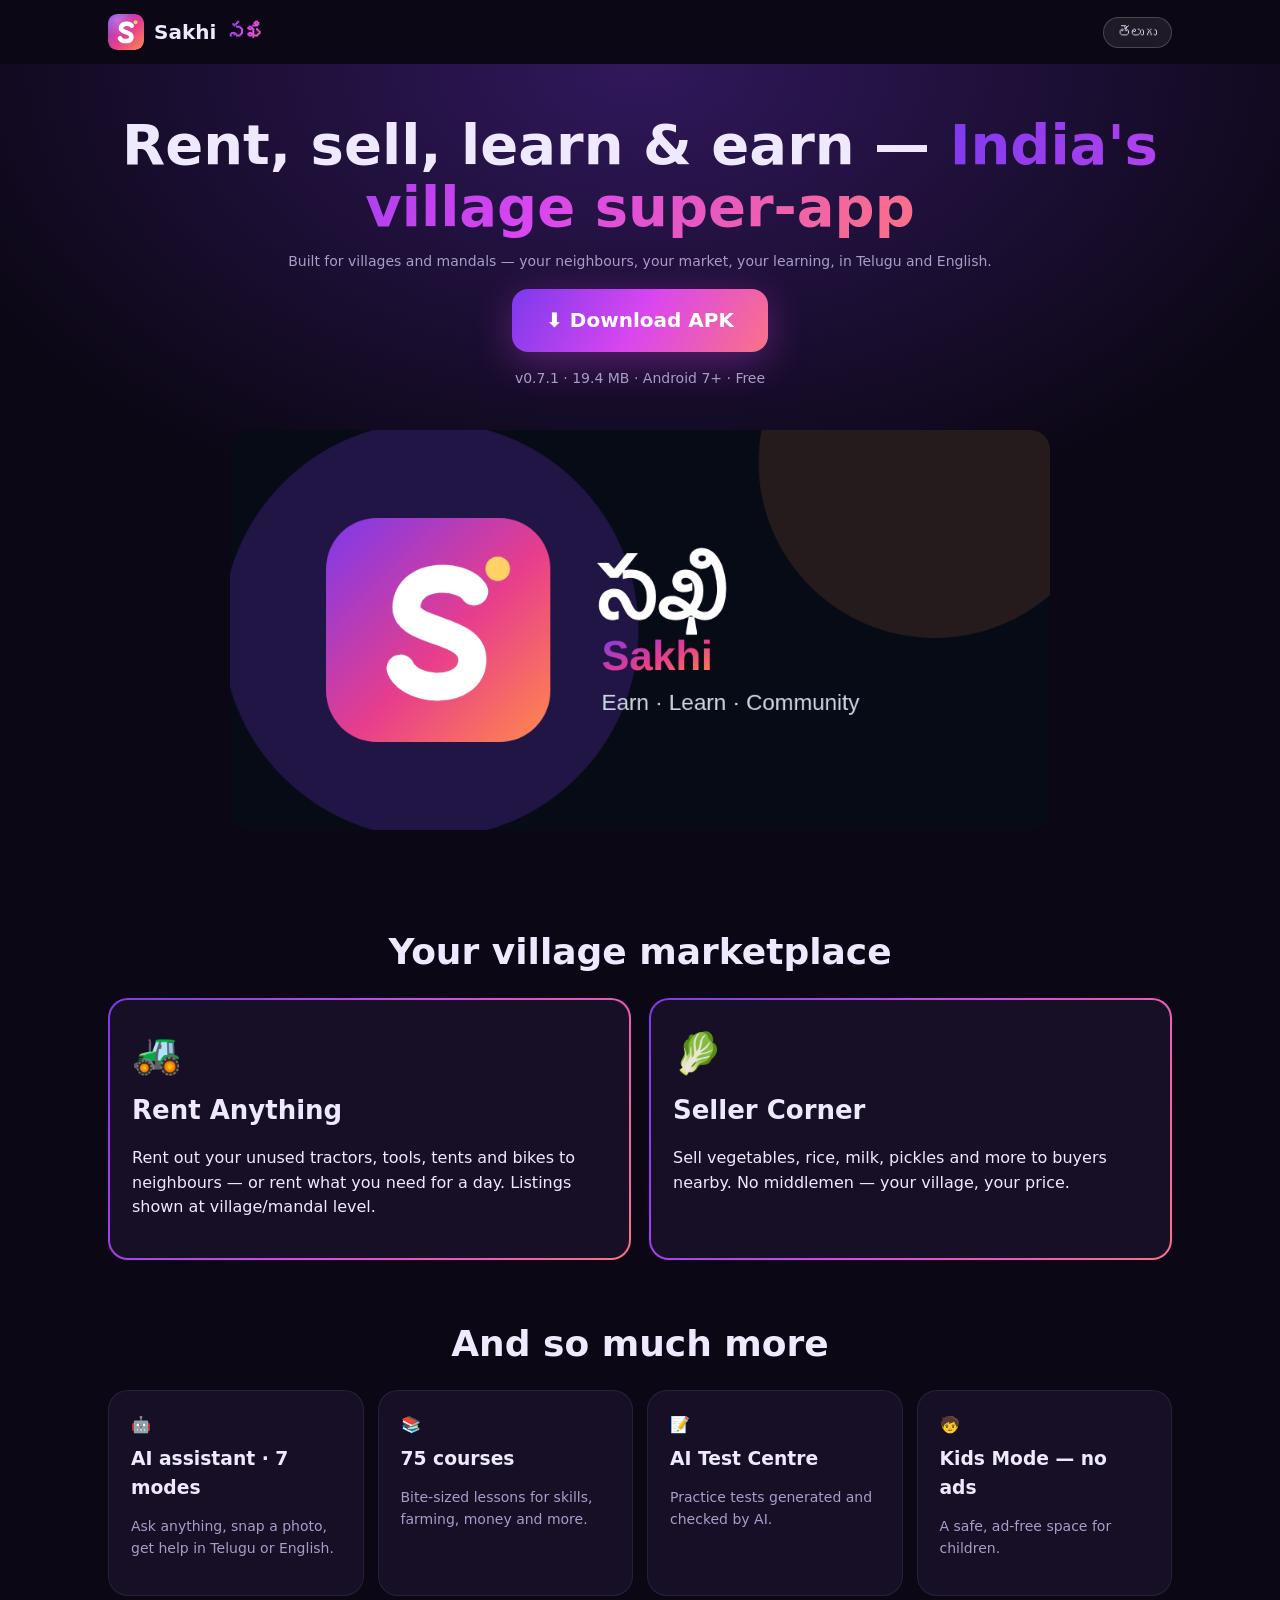
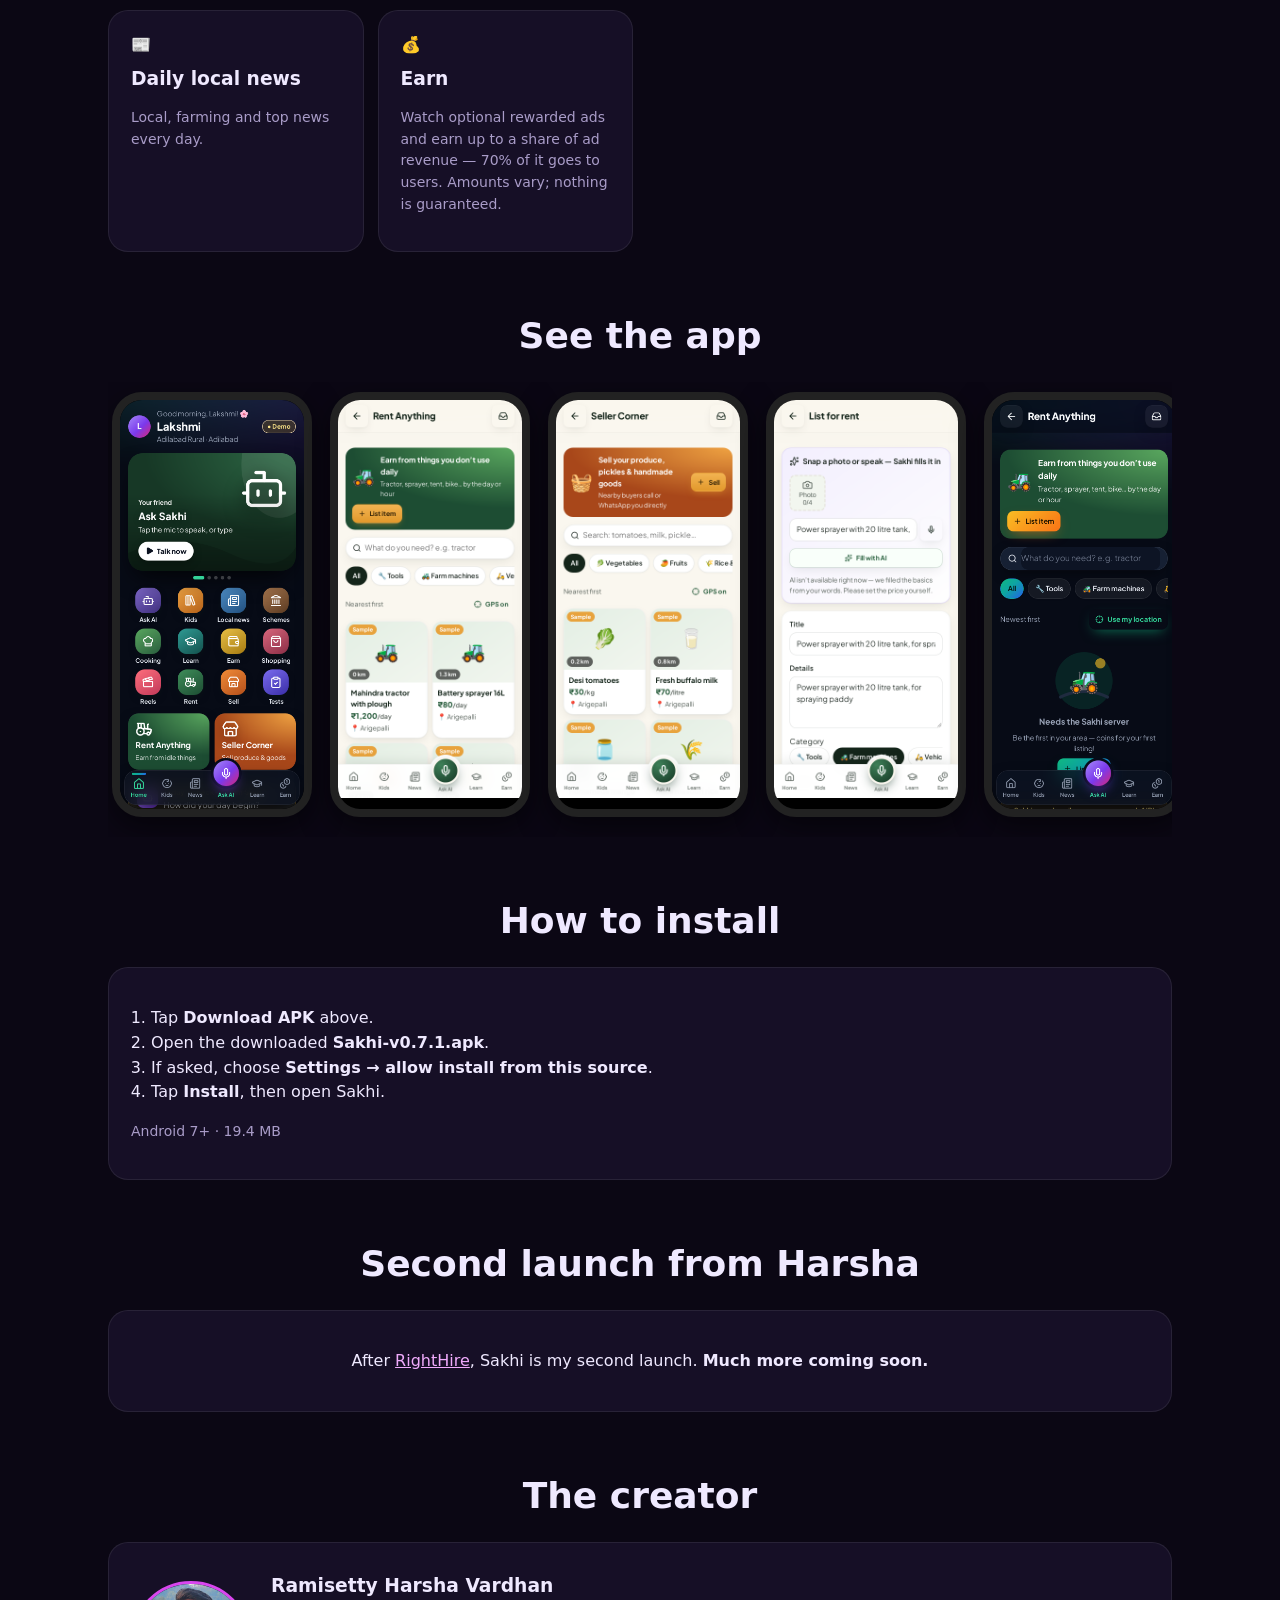
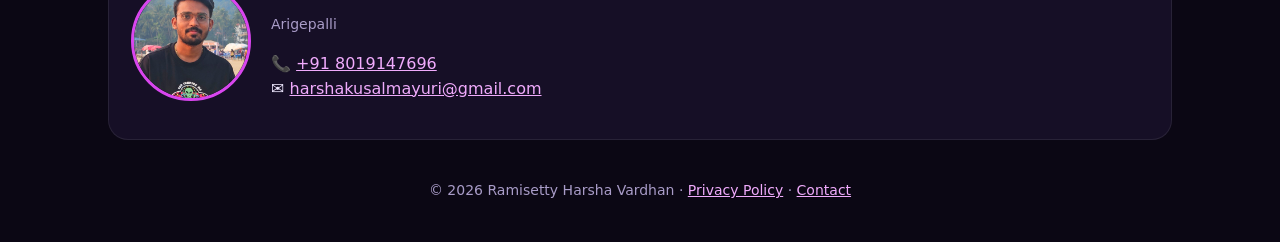
<file: index.html>
<!doctype html><html lang="en" data-l="en"><head><meta charset="utf-8"><meta name="viewport" content="width=device-width,initial-scale=1">
<title>Sakhi (సఖి) — Rent, sell, learn & earn | India's village super-app</title>
<meta name="description" content="Sakhi: rent tractors & tools, sell vegetables, rice, milk nearby, AI assistant, 75 courses, Kids Mode, local news and earn. Android 7+.">
<meta property="og:type" content="website"><meta property="og:title" content="Sakhi (సఖి) — India's village super-app"><meta property="og:description" content="Rent, sell, learn & earn — at village/mandal level. Free Android app."><meta property="og:image" content="https://harshakusal.github.io/sakhi-app/img/feature.png"><meta property="og:url" content="https://harshakusal.github.io/sakhi-app/">
<meta name="twitter:card" content="summary_large_image"><meta name="twitter:title" content="Sakhi (సఖి) — India's village super-app"><meta name="twitter:image" content="https://harshakusal.github.io/sakhi-app/img/feature.png">
<link rel="icon" href="favicon.png"><link rel="icon" href="img/logo.svg" type="image/svg+xml"><link rel="apple-touch-icon" href="img/icon-512.png"><meta name="theme-color" content="#0b0714"><link rel="stylesheet" href="style.css"></head>
<body><div class="w"><nav><b><img src="img/logo.svg" alt="">Sakhi <span class="gt">సఖి</span></b><button class="tg" onclick="t()"><span class="en">తెలుగు</span><span class="te">English</span></button></nav></div>
<header class="hero"><div class="w">
<h1 class="en">Rent, sell, learn &amp; earn — <span class="gt">India's village super-app</span></h1>
<h1 class="te">అద్దెకు ఇవ్వండి, అమ్మండి, నేర్చుకోండి &amp; సంపాదించండి — <span class="gt">భారత గ్రామాల సూపర్-యాప్</span></h1>
<p class="sm en">Built for villages and mandals — your neighbours, your market, your learning, in Telugu and English.</p>
<p class="sm te">గ్రామాలు, మండలాల కోసం — మీ పొరుగువారు, మీ మార్కెట్, మీ చదువు, తెలుగు మరియు ఇంగ్లీష్‌లో.</p>
<p><a class="btn" href="https://github.com/harshakusal/sakhi-app/releases/download/v0.8.4/angansakhi.apk">⬇ <span class="en">Download APK</span><span class="te">APK డౌన్‌లోడ్</span></a></p>
<p class="sm">v0.7.1 · 19.4 MB · Android 7+ · <span class="en">Free</span><span class="te">ఉచితం</span></p>
<img class="feat" src="img/feature.png" alt="Sakhi feature graphic"></div></header>
<main class="w">
<h2 class="en">Your village marketplace</h2><h2 class="te">మీ గ్రామ మార్కెట్</h2>
<div class="big">
<div class="c"><div style="font-size:40px">🚜</div><h3 class="en">Rent Anything</h3><h3 class="te">ఏదైనా అద్దెకు</h3>
<p class="en">Rent out your unused tractors, tools, tents and bikes to neighbours — or rent what you need for a day. Listings shown at village/mandal level.</p>
<p class="te">వాడని ట్రాక్టర్లు, పనిముట్లు, టెంట్లు, బైక్‌లను పొరుగువారికి అద్దెకు ఇవ్వండి — లేదా అవసరమైనది ఒక రోజుకు తీసుకోండి. గ్రామ/మండల స్థాయిలో.</p></div>
<div class="c"><div style="font-size:40px">🥬</div><h3 class="en">Seller Corner</h3><h3 class="te">సెల్లర్ కార్నర్</h3>
<p class="en">Sell vegetables, rice, milk, pickles and more to buyers nearby. No middlemen — your village, your price.</p>
<p class="te">కూరగాయలు, బియ్యం, పాలు, పచ్చళ్లు దగ్గరలోని కొనుగోలుదారులకు అమ్మండి. మధ్యవర్తులు లేరు — మీ ఊరు, మీ ధర.</p></div></div>
<h2 class="en">And so much more</h2><h2 class="te">ఇంకా ఎన్నో</h2>
<div class="grid">
<div class="c">🤖<h3 class="en">AI assistant · 7 modes</h3><h3 class="te">AI సహాయకుడు · 7 మోడ్‌లు</h3><p class="sm en">Ask anything, snap a photo, get help in Telugu or English.</p><p class="sm te">ఏదైనా అడగండి, ఫోటో తీయండి, తెలుగులో సహాయం పొందండి.</p></div>
<div class="c">📚<h3 class="en">75 courses</h3><h3 class="te">75 కోర్సులు</h3><p class="sm en">Bite-sized lessons for skills, farming, money and more.</p><p class="sm te">నైపుణ్యాలు, వ్యవసాయం, డబ్బు మరిన్నింటిపై చిన్న పాఠాలు.</p></div>
<div class="c">📝<h3 class="en">AI Test Centre</h3><h3 class="te">AI టెస్ట్ సెంటర్</h3><p class="sm en">Practice tests generated and checked by AI.</p><p class="sm te">AI తయారు చేసే, సరిచూసే ప్రాక్టీస్ పరీక్షలు.</p></div>
<div class="c">🧒<h3 class="en">Kids Mode — no ads</h3><h3 class="te">కిడ్స్ మోడ్ — యాడ్స్ లేవు</h3><p class="sm en">A safe, ad-free space for children.</p><p class="sm te">పిల్లలకు సురక్షితమైన, యాడ్-రహిత స్థలం.</p></div>
<div class="c">📰<h3 class="en">Daily local news</h3><h3 class="te">రోజువారీ స్థానిక వార్తలు</h3><p class="sm en">Local, farming and top news every day.</p><p class="sm te">స్థానిక, వ్యవసాయ, ముఖ్య వార్తలు ప్రతిరోజూ.</p></div>
<div class="c">💰<h3 class="en">Earn</h3><h3 class="te">సంపాదించండి</h3><p class="sm en">Watch optional rewarded ads and earn up to a share of ad revenue — 70% of it goes to users. Amounts vary; nothing is guaranteed.</p><p class="sm te">ఐచ్ఛిక రివార్డ్ యాడ్స్ చూసి ప్రకటన ఆదాయంలో వాటా వరకు సంపాదించండి — 70% వినియోగదారులకే. మొత్తాలు మారుతాయి; హామీ లేదు.</p></div></div>
<h2 class="en">See the app</h2><h2 class="te">యాప్ చూడండి</h2>
<div class="gal">
<div class="ph"><img loading="lazy" src="img/shots/home.png" alt="Home"></div><div class="ph"><img loading="lazy" src="img/shots/rent2.png" alt="Rent"></div><div class="ph"><img loading="lazy" src="img/shots/sell2.png" alt="Sell"></div><div class="ph"><img loading="lazy" src="img/shots/listing.png" alt="New listing"></div><div class="ph"><img loading="lazy" src="img/shots/rent.png" alt="Rent"></div><div class="ph"><img loading="lazy" src="img/shots/shop.png" alt="Shop"></div><div class="ph"><img loading="lazy" src="img/shots/ask.png" alt="AI"></div><div class="ph"><img loading="lazy" src="img/shots/learn.png" alt="Learn"></div><div class="ph"><img loading="lazy" src="img/shots/course.png" alt="Course"></div><div class="ph"><img loading="lazy" src="img/shots/kids.png" alt="Kids"></div><div class="ph"><img loading="lazy" src="img/shots/news.png" alt="News"></div><div class="ph"><img loading="lazy" src="img/shots/earn.png" alt="Earn"></div></div>
<h2 class="en">How to install</h2><h2 class="te">ఎలా ఇన్‌స్టాల్ చేయాలి</h2>
<div class="c"><ol class="en"><li>Tap <b>Download APK</b> above.</li><li>Open the downloaded <b>Sakhi-v0.7.1.apk</b>.</li><li>If asked, choose <b>Settings → allow install from this source</b>.</li><li>Tap <b>Install</b>, then open Sakhi.</li></ol>
<ol class="te"><li>పైన <b>APK డౌన్‌లోడ్</b> నొక్కండి.</li><li>డౌన్‌లోడ్ అయిన <b>Sakhi-v0.7.1.apk</b> తెరవండి.</li><li>అడిగితే <b>సెట్టింగ్స్ → ఈ సోర్స్ నుండి ఇన్‌స్టాల్ అనుమతించండి</b> ఎంచుకోండి.</li><li><b>ఇన్‌స్టాల్</b> నొక్కి, సఖి తెరవండి.</li></ol><p class="sm">Android 7+ · 19.4 MB</p></div>
<h2 class="en">Second launch from Harsha</h2><h2 class="te">హర్ష నుండి రెండో లాంచ్</h2>
<div class="c" style="text-align:center"><p class="en">After <a href="https://harshakusal.github.io/righthire-site/">RightHire</a>, Sakhi is my second launch. <b>Much more coming soon.</b></p><p class="te"><a href="https://harshakusal.github.io/righthire-site/">RightHire</a> తర్వాత సఖి నా రెండో లాంచ్. <b>ఇంకా ఎన్నో త్వరలో.</b></p></div>
<h2 class="en">The creator</h2><h2 class="te">సృష్టికర్త</h2>
<div class="c cr"><img src="img/creator.jpg" alt="Ramisetty Harsha Vardhan"><div><h3>Ramisetty Harsha Vardhan</h3><p class="sm">Arigepalli</p><p>📞 <a href="tel:+918019147696">+91 8019147696</a><br>✉️ <a href="mailto:harshakusalmayuri@gmail.com">harshakusalmayuri@gmail.com</a></p></div></div>
</main><footer>© 2026 Ramisetty Harsha Vardhan · <a href="privacy.html">Privacy Policy</a> · <a href="mailto:harshakusalmayuri@gmail.com">Contact</a></footer>
<script>function t(){var h=document.documentElement,l=h.dataset.l=='en'?'te':'en';h.dataset.l=l;h.lang=l;localStorage.l=l}if(localStorage.l)document.documentElement.dataset.l=localStorage.l</script></body></html>
</file>
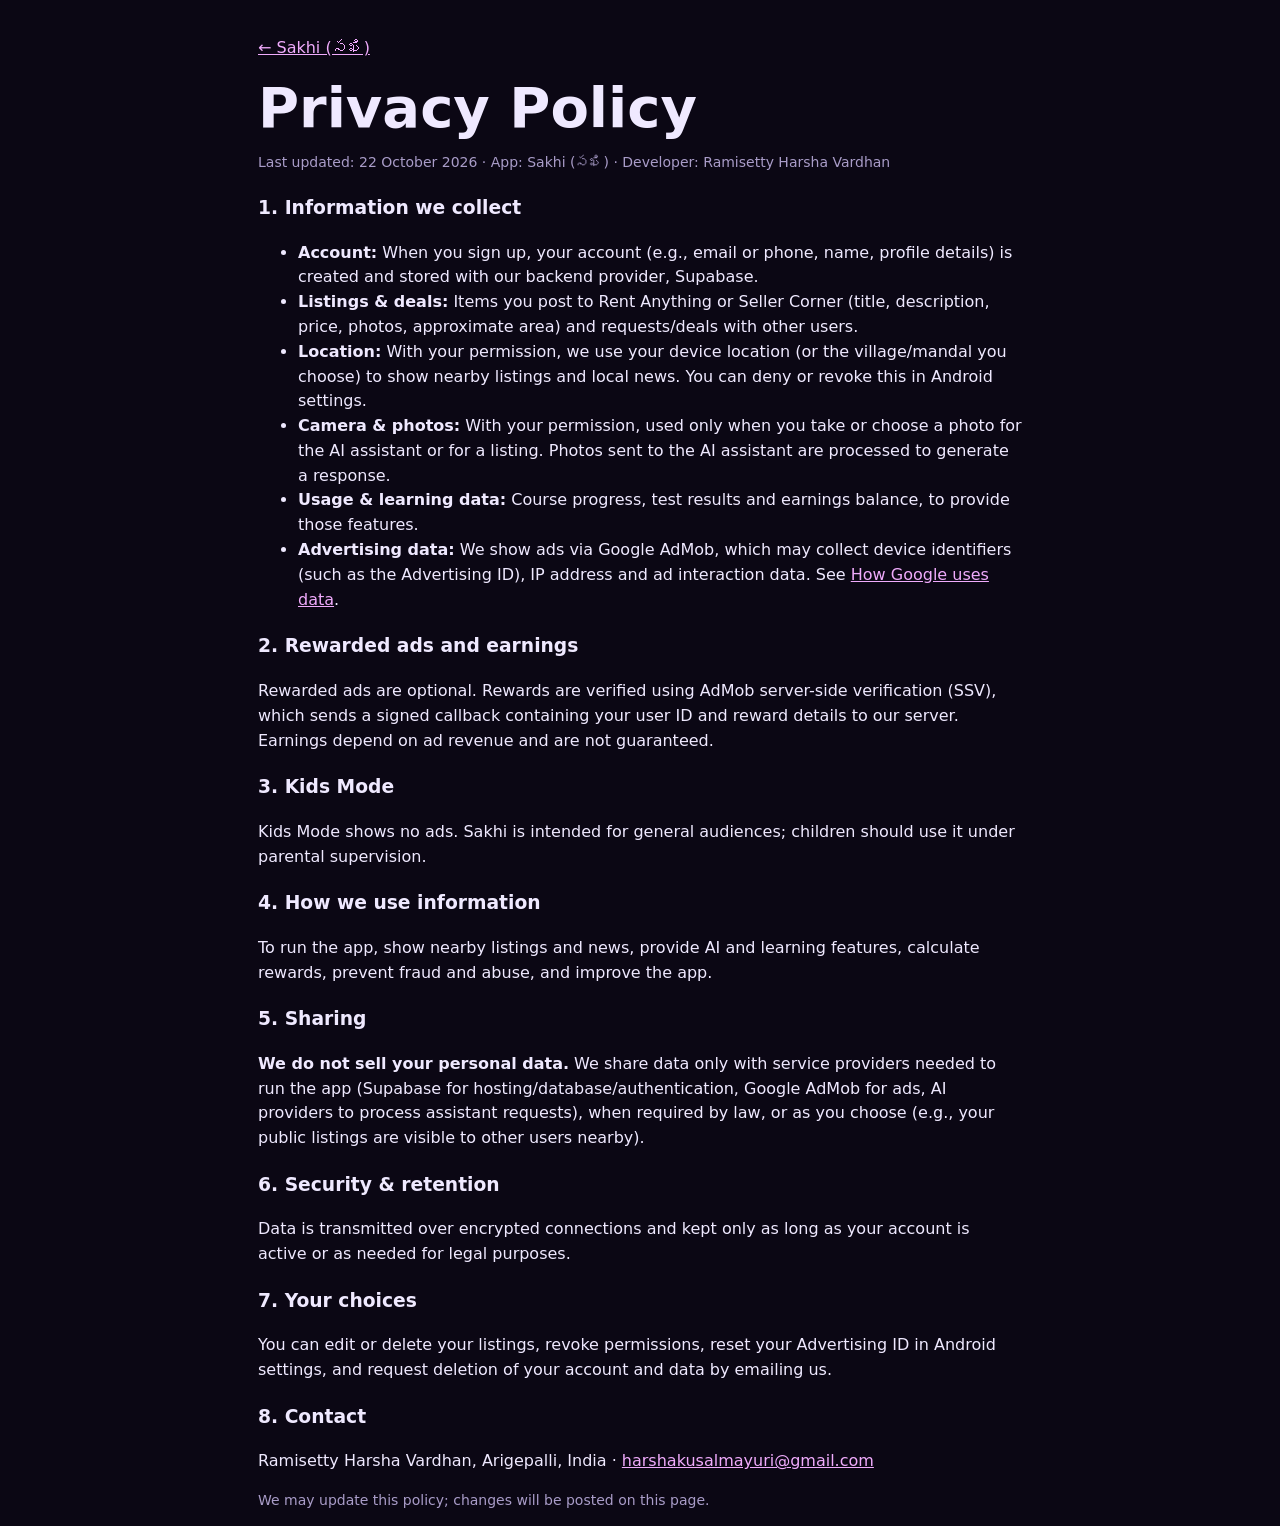
<file: privacy.html>
<!doctype html><html lang="en"><head><meta charset="utf-8"><meta name="viewport" content="width=device-width,initial-scale=1"><title>Sakhi — Privacy Policy</title><link rel="icon" href="favicon.png"><link rel="stylesheet" href="style.css"></head>
<body><main class="w" style="max-width:800px;padding-top:20px"><p><a href="./">← Sakhi (సఖి)</a></p><h1>Privacy Policy</h1><p class="sm">Last updated: 22 October 2026 · App: Sakhi (సఖి) · Developer: Ramisetty Harsha Vardhan</p>
<h3>1. Information we collect</h3><ul>
<li><b>Account:</b> When you sign up, your account (e.g., email or phone, name, profile details) is created and stored with our backend provider, Supabase.</li>
<li><b>Listings &amp; deals:</b> Items you post to Rent Anything or Seller Corner (title, description, price, photos, approximate area) and requests/deals with other users.</li>
<li><b>Location:</b> With your permission, we use your device location (or the village/mandal you choose) to show nearby listings and local news. You can deny or revoke this in Android settings.</li>
<li><b>Camera &amp; photos:</b> With your permission, used only when you take or choose a photo for the AI assistant or for a listing. Photos sent to the AI assistant are processed to generate a response.</li>
<li><b>Usage &amp; learning data:</b> Course progress, test results and earnings balance, to provide those features.</li>
<li><b>Advertising data:</b> We show ads via Google AdMob, which may collect device identifiers (such as the Advertising ID), IP address and ad interaction data. See <a href="https://policies.google.com/technologies/partner-sites">How Google uses data</a>.</li></ul>
<h3>2. Rewarded ads and earnings</h3><p>Rewarded ads are optional. Rewards are verified using AdMob server-side verification (SSV), which sends a signed callback containing your user ID and reward details to our server. Earnings depend on ad revenue and are not guaranteed.</p>
<h3>3. Kids Mode</h3><p>Kids Mode shows no ads. Sakhi is intended for general audiences; children should use it under parental supervision.</p>
<h3>4. How we use information</h3><p>To run the app, show nearby listings and news, provide AI and learning features, calculate rewards, prevent fraud and abuse, and improve the app.</p>
<h3>5. Sharing</h3><p><b>We do not sell your personal data.</b> We share data only with service providers needed to run the app (Supabase for hosting/database/authentication, Google AdMob for ads, AI providers to process assistant requests), when required by law, or as you choose (e.g., your public listings are visible to other users nearby).</p>
<h3>6. Security &amp; retention</h3><p>Data is transmitted over encrypted connections and kept only as long as your account is active or as needed for legal purposes.</p>
<h3>7. Your choices</h3><p>You can edit or delete your listings, revoke permissions, reset your Advertising ID in Android settings, and request deletion of your account and data by emailing us.</p>
<h3>8. Contact</h3><p>Ramisetty Harsha Vardhan, Arigepalli, India · <a href="mailto:harshakusalmayuri@gmail.com">harshakusalmayuri@gmail.com</a></p>
<p class="sm">We may update this policy; changes will be posted on this page.</p></main></body></html>
</file>
<file: style.css>
:root{--g:linear-gradient(120deg,#7c3aed,#d946ef 50%,#fb7185);--bg:#0b0714;--card:#160f26;--t:#efe9ff;--m:#a99cc8}
*{box-sizing:border-box}body{margin:0;background:var(--bg);color:var(--t);font-family:system-ui,"Noto Sans Telugu",sans-serif;line-height:1.55}
a{color:#f0abfc}.w{max-width:1100px;margin:auto;padding:0 18px}
nav{display:flex;justify-content:space-between;align-items:center;padding:14px 0}nav b{display:flex;gap:10px;align-items:center;font-size:20px}nav img{width:36px;border-radius:9px}
.tg{background:#ffffff14;border:1px solid #ffffff30;color:var(--t);border-radius:99px;padding:7px 14px;cursor:pointer}
.hero{padding:40px 0 30px;text-align:center;background:radial-gradient(60% 60% at 50% 0,#7c3aed55,transparent)}
h1{font-size:clamp(30px,6vw,56px);line-height:1.1;margin:10px 0}.gt{background:var(--g);-webkit-background-clip:text;background-clip:text;color:transparent}
.btn{display:inline-block;background:var(--g);color:#fff;font-weight:800;font-size:20px;padding:16px 34px;border-radius:16px;text-decoration:none;box-shadow:0 10px 40px #d946ef55}
.sm{color:var(--m);font-size:14px}.feat{width:100%;max-width:820px;border-radius:20px;margin-top:26px}
h2{font-size:clamp(24px,4vw,36px);text-align:center;margin:56px 0 18px}
.big{display:grid;gap:18px;grid-template-columns:repeat(auto-fit,minmax(300px,1fr))}
.c{background:var(--card);border:1px solid #ffffff14;border-radius:20px;padding:22px}.big .c{border:2px solid transparent;background:linear-gradient(var(--card),var(--card)) padding-box,var(--g) border-box}
.big h3{font-size:26px;margin:4px 0}.grid{display:grid;gap:14px;grid-template-columns:repeat(auto-fit,minmax(220px,1fr))}.c h3{margin:6px 0}
.gal{display:flex;gap:18px;overflow-x:auto;padding:10px 4px 20px;scroll-snap-type:x mandatory}
.ph{flex:0 0 200px;scroll-snap-align:center;border:8px solid #222;border-radius:30px;overflow:hidden;background:#000;box-shadow:0 10px 30px #0008}.ph img{width:100%;display:block}
.cr{display:flex;gap:20px;align-items:center;flex-wrap:wrap}.cr img{width:120px;height:120px;border-radius:50%;object-fit:cover;border:3px solid #d946ef}
ol{padding-left:20px}footer{text-align:center;color:var(--m);padding:40px 0;font-size:14px}
[data-l=te] .en,[data-l=en] .te{display:none}
</file>
